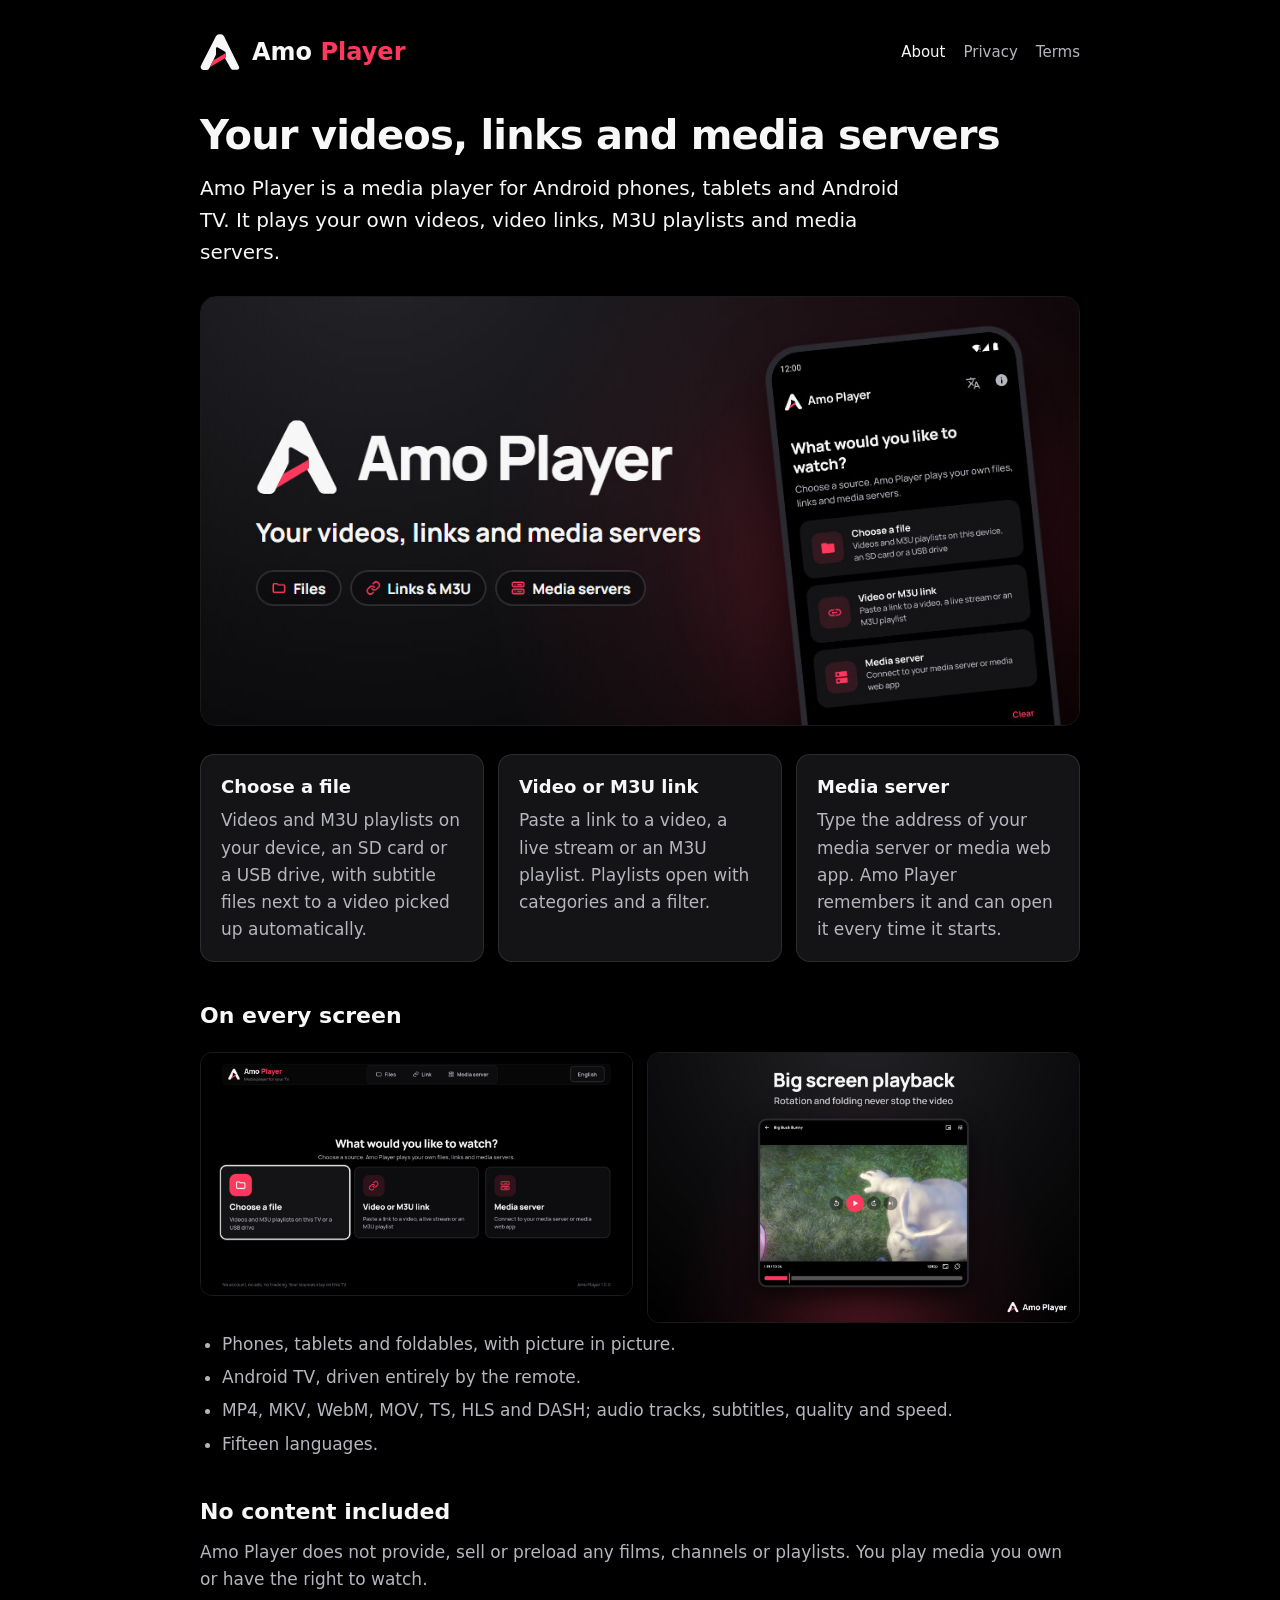
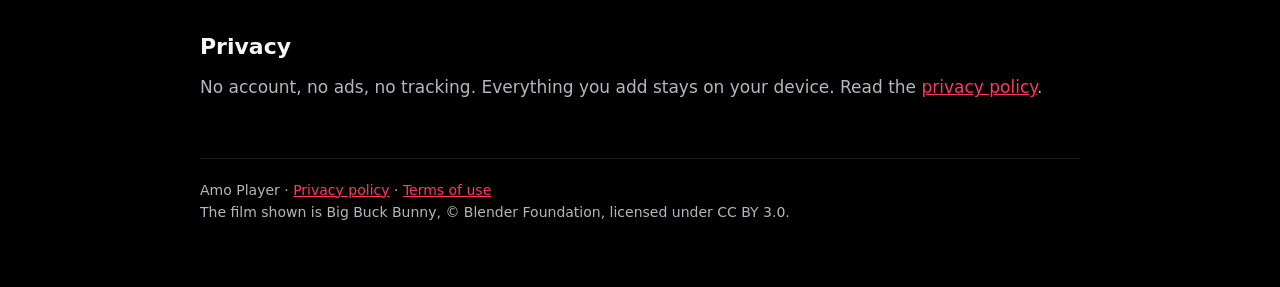
<file: index.html>
<!DOCTYPE html>
<html lang="en">
<head>
<meta charset="utf-8">
<meta name="viewport" content="width=device-width, initial-scale=1">
<title>Amo Player: media player for Android and Android TV</title>
<meta name="description" content="Amo Player plays your own videos, links, M3U playlists and media servers on Android phones, tablets and Android TV.">
<link rel="icon" href="icon.png">
<link rel="stylesheet" href="style.css">
</head>
<body>
<header>
  <a class="brand" href="./"><svg viewBox="0 0 1254 1254"><path fill="#F7F7F8" d="M603 67C560 68 526 91 500 136L32 1054C16 1085 19 1116 34 1141C52 1172 84 1187 125 1188H215C250 1188 276 1170 291 1139L493 731C499 719 501 710 501 697V510C501 491 512 479 528 476C540 474 549 478 561 485L789 620C800 627 805 638 805 652V784C805 798 799 808 783 820L966 1147C982 1174 1009 1187 1042 1187H1155C1191 1187 1217 1169 1226 1139C1232 1120 1229 1100 1219 1081L752 137C729 91 696 70 660 68C640 67 622 67 603 67Z"/><path fill="#FF385D" d="M805 657V787C805 798 801 806 792 812L307 1103L416 886L788 675C798 669 805 663 805 657Z"/></svg><span>Amo <span>Player</span></span></a>
  <nav><a href="./" aria-current="page">About</a><a href="privacy.html">Privacy</a><a href="terms.html">Terms</a></nav>
</header>

<h1>Your videos, links and media servers</h1>
<p class="lead">Amo Player is a media player for Android phones, tablets and Android TV. It plays your own videos, video links, M3U playlists and media servers.</p>
<img class="hero" src="feature.jpg" alt="Amo Player start screen on a phone" width="1024" height="500" style="aspect-ratio: 1024 / 500">

<div class="cards">
  <div class="card"><h3>Choose a file</h3><p>Videos and M3U playlists on your device, an SD card or a USB drive, with subtitle files next to a video picked up automatically.</p></div>
  <div class="card"><h3>Video or M3U link</h3><p>Paste a link to a video, a live stream or an M3U playlist. Playlists open with categories and a filter.</p></div>
  <div class="card"><h3>Media server</h3><p>Type the address of your media server or media web app. Amo Player remembers it and can open it every time it starts.</p></div>
</div>

<h2>On every screen</h2>
<div class="shots">
  <img src="tv.jpg" alt="Amo Player on Android TV" width="1280" height="720">
  <img src="tablet.jpg" alt="Amo Player playing a film on a tablet" width="1280" height="800">
</div>
<ul>
  <li>Phones, tablets and foldables, with picture in picture.</li>
  <li>Android TV, driven entirely by the remote.</li>
  <li>MP4, MKV, WebM, MOV, TS, HLS and DASH; audio tracks, subtitles, quality and speed.</li>
  <li>Fifteen languages.</li>
</ul>

<h2>No content included</h2>
<p>Amo Player does not provide, sell or preload any films, channels or playlists. You play media you own or have the right to watch.</p>

<h2>Privacy</h2>
<p>No account, no ads, no tracking. Everything you add stays on your device. Read the <a href="privacy.html">privacy policy</a>.</p>

<footer>Amo Player · <a href="privacy.html">Privacy policy</a> · <a href="terms.html">Terms of use</a><br>The film shown is Big Buck Bunny, © Blender Foundation, licensed under CC BY 3.0.</footer>
</body>
</html>
</file>
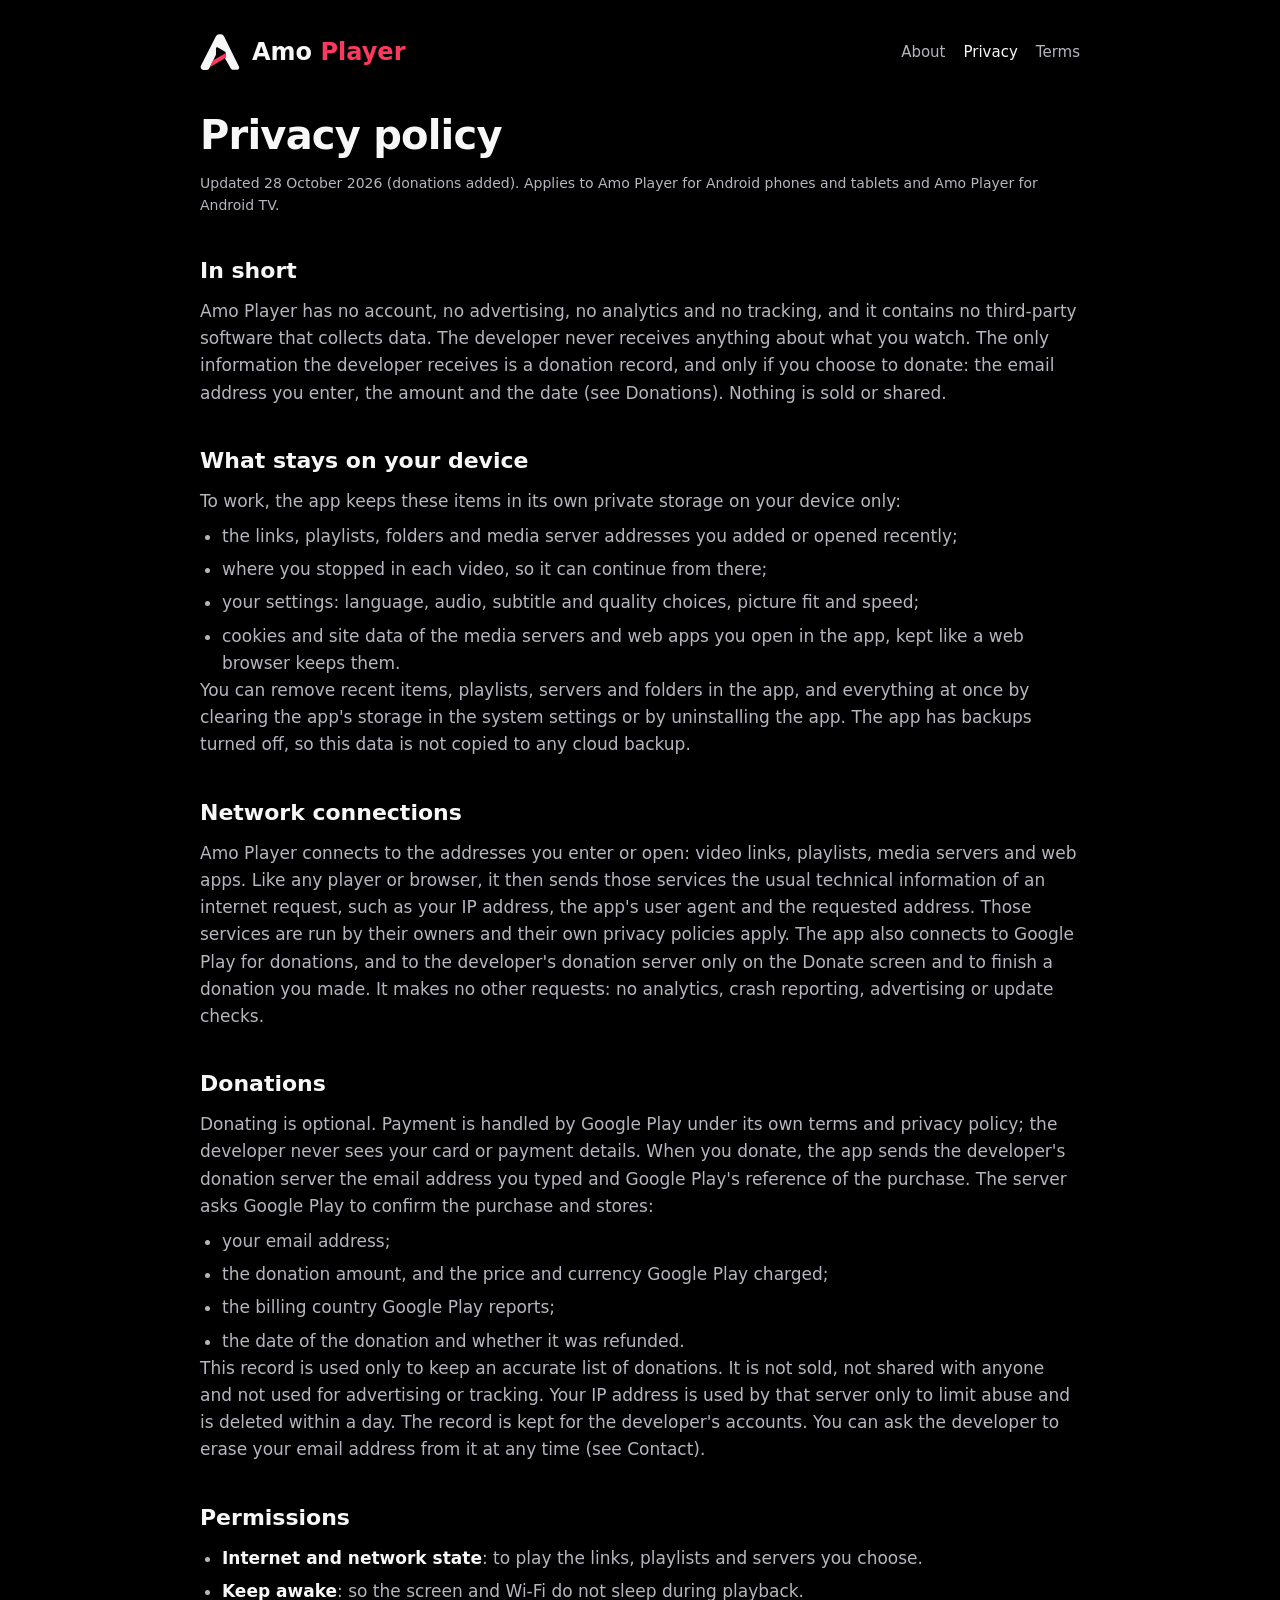
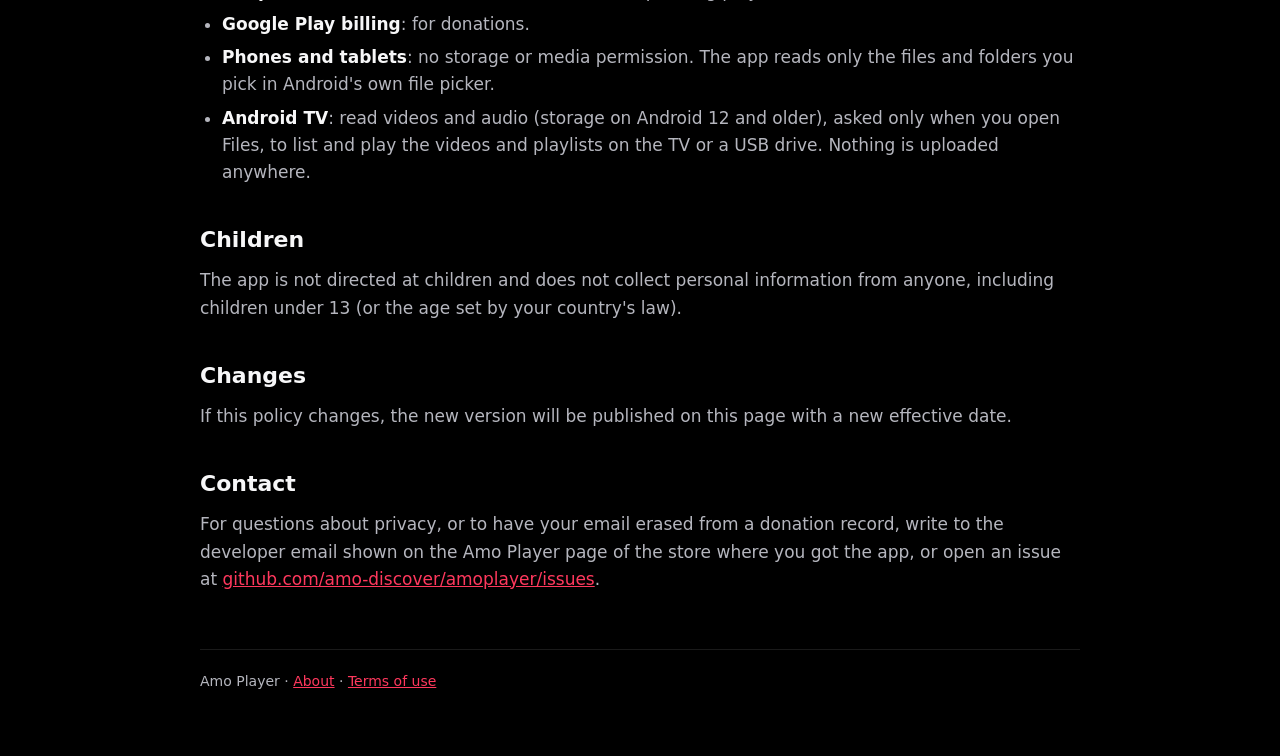
<file: privacy.html>
<!DOCTYPE html>
<html lang="en">
<head>
<meta charset="utf-8">
<meta name="viewport" content="width=device-width, initial-scale=1">
<title>Amo Player privacy policy</title>
<link rel="icon" href="icon.png">
<link rel="stylesheet" href="style.css">
</head>
<body>
<header>
  <a class="brand" href="./"><svg viewBox="0 0 1254 1254"><path fill="#F7F7F8" d="M603 67C560 68 526 91 500 136L32 1054C16 1085 19 1116 34 1141C52 1172 84 1187 125 1188H215C250 1188 276 1170 291 1139L493 731C499 719 501 710 501 697V510C501 491 512 479 528 476C540 474 549 478 561 485L789 620C800 627 805 638 805 652V784C805 798 799 808 783 820L966 1147C982 1174 1009 1187 1042 1187H1155C1191 1187 1217 1169 1226 1139C1232 1120 1229 1100 1219 1081L752 137C729 91 696 70 660 68C640 67 622 67 603 67Z"/><path fill="#FF385D" d="M805 657V787C805 798 801 806 792 812L307 1103L416 886L788 675C798 669 805 663 805 657Z"/></svg><span>Amo <span>Player</span></span></a>
  <nav><a href="./">About</a><a href="privacy.html" aria-current="page">Privacy</a><a href="terms.html">Terms</a></nav>
</header>

<h1>Privacy policy</h1>
<p class="meta">Updated 28 October 2026 (donations added). Applies to Amo Player for Android phones and tablets and Amo Player for Android TV.</p>

<h2>In short</h2>
<p>Amo Player has no account, no advertising, no analytics and no tracking, and it contains no third-party software that collects data. The developer never receives anything about what you watch. The only information the developer receives is a donation record, and only if you choose to donate: the email address you enter, the amount and the date (see Donations). Nothing is sold or shared.</p>

<h2>What stays on your device</h2>
<p>To work, the app keeps these items in its own private storage on your device only:</p>
<ul>
  <li>the links, playlists, folders and media server addresses you added or opened recently;</li>
  <li>where you stopped in each video, so it can continue from there;</li>
  <li>your settings: language, audio, subtitle and quality choices, picture fit and speed;</li>
  <li>cookies and site data of the media servers and web apps you open in the app, kept like a web browser keeps them.</li>
</ul>
<p>You can remove recent items, playlists, servers and folders in the app, and everything at once by clearing the app's storage in the system settings or by uninstalling the app. The app has backups turned off, so this data is not copied to any cloud backup.</p>

<h2>Network connections</h2>
<p>Amo Player connects to the addresses you enter or open: video links, playlists, media servers and web apps. Like any player or browser, it then sends those services the usual technical information of an internet request, such as your IP address, the app's user agent and the requested address. Those services are run by their owners and their own privacy policies apply. The app also connects to Google Play for donations, and to the developer's donation server only on the Donate screen and to finish a donation you made. It makes no other requests: no analytics, crash reporting, advertising or update checks.</p>

<h2>Donations</h2>
<p>Donating is optional. Payment is handled by Google Play under its own terms and privacy policy; the developer never sees your card or payment details. When you donate, the app sends the developer's donation server the email address you typed and Google Play's reference of the purchase. The server asks Google Play to confirm the purchase and stores:</p>
<ul>
  <li>your email address;</li>
  <li>the donation amount, and the price and currency Google Play charged;</li>
  <li>the billing country Google Play reports;</li>
  <li>the date of the donation and whether it was refunded.</li>
</ul>
<p>This record is used only to keep an accurate list of donations. It is not sold, not shared with anyone and not used for advertising or tracking. Your IP address is used by that server only to limit abuse and is deleted within a day. The record is kept for the developer's accounts. You can ask the developer to erase your email address from it at any time (see Contact).</p>

<h2>Permissions</h2>
<ul>
  <li><strong>Internet and network state</strong>: to play the links, playlists and servers you choose.</li>
  <li><strong>Keep awake</strong>: so the screen and Wi-Fi do not sleep during playback.</li>
  <li><strong>Google Play billing</strong>: for donations.</li>
  <li><strong>Phones and tablets</strong>: no storage or media permission. The app reads only the files and folders you pick in Android's own file picker.</li>
  <li><strong>Android TV</strong>: read videos and audio (storage on Android 12 and older), asked only when you open Files, to list and play the videos and playlists on the TV or a USB drive. Nothing is uploaded anywhere.</li>
</ul>

<h2>Children</h2>
<p>The app is not directed at children and does not collect personal information from anyone, including children under 13 (or the age set by your country's law).</p>

<h2>Changes</h2>
<p>If this policy changes, the new version will be published on this page with a new effective date.</p>

<h2>Contact</h2>
<p>For questions about privacy, or to have your email erased from a donation record, write to the developer email shown on the Amo Player page of the store where you got the app, or open an issue at <a href="https://github.com/amo-discover/amoplayer/issues">github.com/amo-discover/amoplayer/issues</a>.</p>

<footer>Amo Player · <a href="./">About</a> · <a href="terms.html">Terms of use</a></footer>
</body>
</html>
</file>
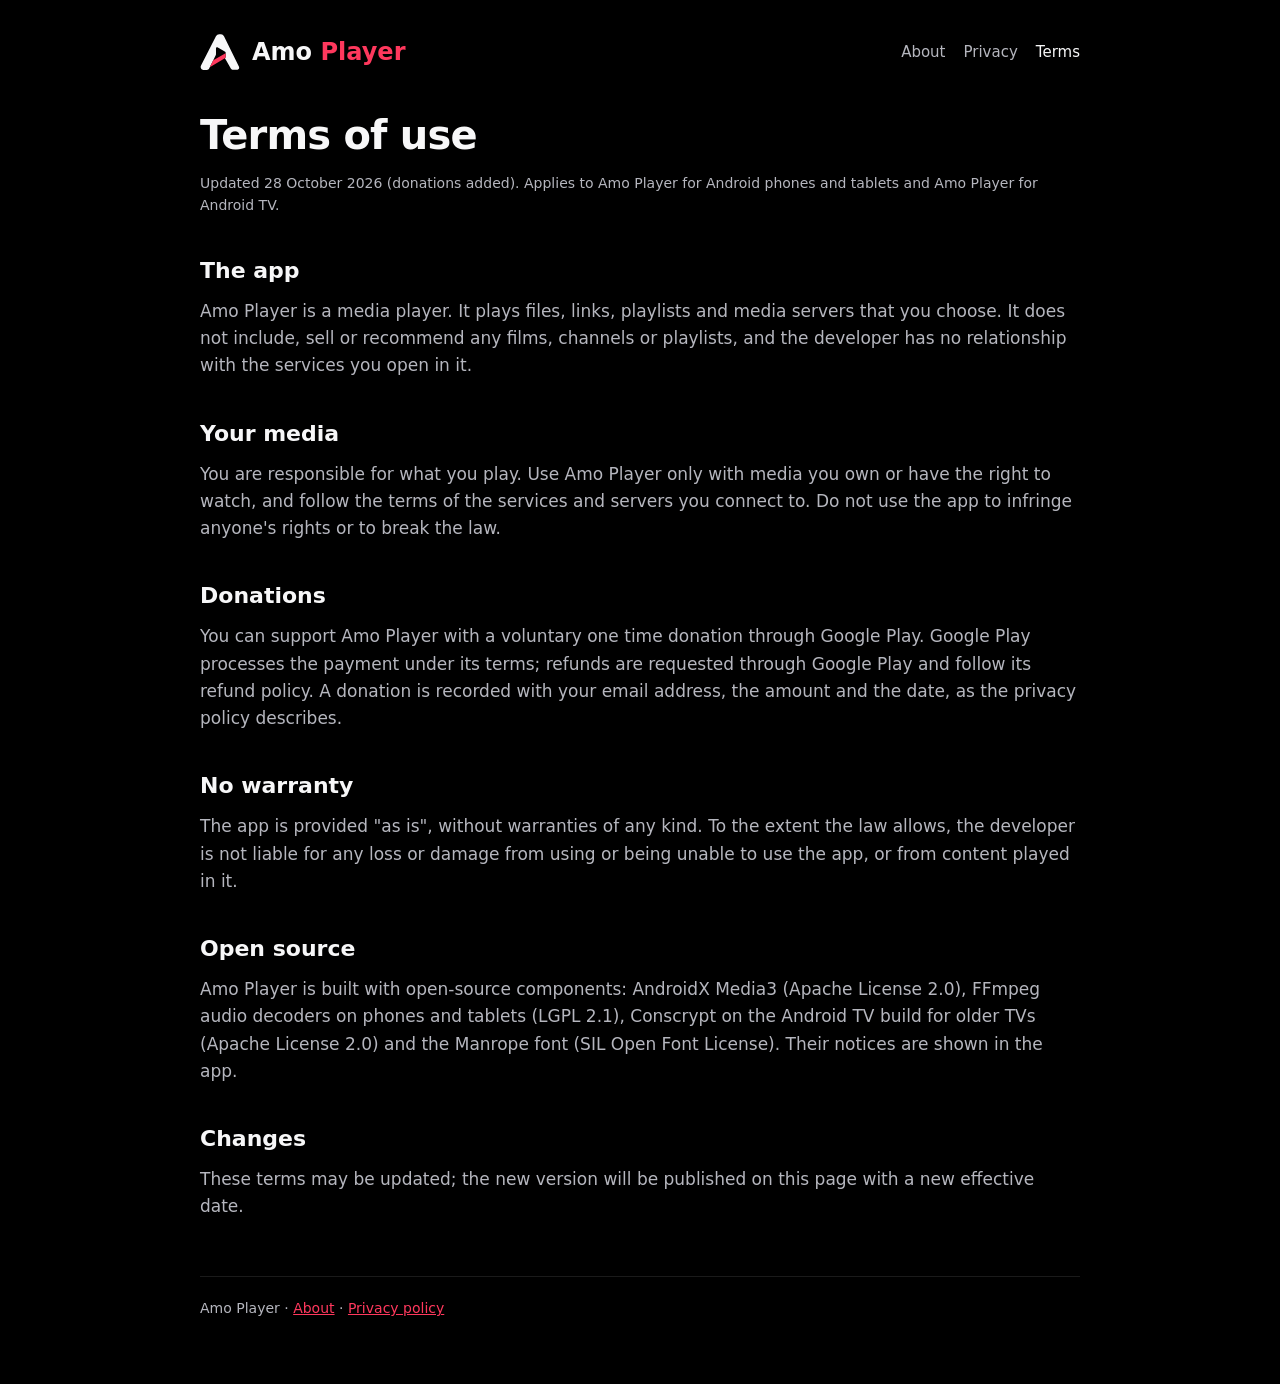
<file: terms.html>
<!DOCTYPE html>
<html lang="en">
<head>
<meta charset="utf-8">
<meta name="viewport" content="width=device-width, initial-scale=1">
<title>Amo Player terms of use</title>
<link rel="icon" href="icon.png">
<link rel="stylesheet" href="style.css">
</head>
<body>
<header>
  <a class="brand" href="./"><svg viewBox="0 0 1254 1254"><path fill="#F7F7F8" d="M603 67C560 68 526 91 500 136L32 1054C16 1085 19 1116 34 1141C52 1172 84 1187 125 1188H215C250 1188 276 1170 291 1139L493 731C499 719 501 710 501 697V510C501 491 512 479 528 476C540 474 549 478 561 485L789 620C800 627 805 638 805 652V784C805 798 799 808 783 820L966 1147C982 1174 1009 1187 1042 1187H1155C1191 1187 1217 1169 1226 1139C1232 1120 1229 1100 1219 1081L752 137C729 91 696 70 660 68C640 67 622 67 603 67Z"/><path fill="#FF385D" d="M805 657V787C805 798 801 806 792 812L307 1103L416 886L788 675C798 669 805 663 805 657Z"/></svg><span>Amo <span>Player</span></span></a>
  <nav><a href="./">About</a><a href="privacy.html">Privacy</a><a href="terms.html" aria-current="page">Terms</a></nav>
</header>

<h1>Terms of use</h1>
<p class="meta">Updated 28 October 2026 (donations added). Applies to Amo Player for Android phones and tablets and Amo Player for Android TV.</p>

<h2>The app</h2>
<p>Amo Player is a media player. It plays files, links, playlists and media servers that you choose. It does not include, sell or recommend any films, channels or playlists, and the developer has no relationship with the services you open in it.</p>

<h2>Your media</h2>
<p>You are responsible for what you play. Use Amo Player only with media you own or have the right to watch, and follow the terms of the services and servers you connect to. Do not use the app to infringe anyone's rights or to break the law.</p>

<h2>Donations</h2>
<p>You can support Amo Player with a voluntary one time donation through Google Play. Google Play processes the payment under its terms; refunds are requested through Google Play and follow its refund policy. A donation is recorded with your email address, the amount and the date, as the privacy policy describes.</p>

<h2>No warranty</h2>
<p>The app is provided "as is", without warranties of any kind. To the extent the law allows, the developer is not liable for any loss or damage from using or being unable to use the app, or from content played in it.</p>

<h2>Open source</h2>
<p>Amo Player is built with open-source components: AndroidX Media3 (Apache License 2.0), FFmpeg audio decoders on phones and tablets (LGPL 2.1), Conscrypt on the Android TV build for older TVs (Apache License 2.0) and the Manrope font (SIL Open Font License). Their notices are shown in the app.</p>

<h2>Changes</h2>
<p>These terms may be updated; the new version will be published on this page with a new effective date.</p>

<footer>Amo Player · <a href="./">About</a> · <a href="privacy.html">Privacy policy</a></footer>
</body>
</html>
</file>
<file: style.css>
:root {
  --bg: #000; --s1: #0B0B0D; --s2: #141416; --accent: #FF385D;
  --text: #F7F7F8; --text-2: #B5B6BE; --border: rgba(255, 255, 255, 0.1);
}
* { box-sizing: border-box; margin: 0; padding: 0; }
html { background: var(--bg); }
body {
  max-width: 920px; margin: 0 auto; padding: 32px 20px 64px;
  color: var(--text); background: var(--bg);
  font: 17px/1.6 system-ui, -apple-system, "Segoe UI", Roboto, sans-serif;
}
a { color: var(--accent); }
header { display: flex; align-items: center; justify-content: space-between; gap: 16px; flex-wrap: wrap; margin-bottom: 40px; }
.brand { display: flex; align-items: center; gap: 12px; color: var(--text); text-decoration: none; font-size: 24px; font-weight: 800; }
.brand svg { width: 40px; height: 40px; }
.brand span span { color: var(--accent); }
nav { display: flex; gap: 18px; font-size: 15px; }
nav a { color: var(--text-2); text-decoration: none; }
nav a:hover, nav a[aria-current] { color: var(--text); }
h1 { font-size: 40px; line-height: 1.15; letter-spacing: -0.02em; margin-bottom: 14px; }
h2 { font-size: 22px; margin: 36px 0 10px; }
p, li { color: var(--text-2); }
p + p { margin-top: 12px; }
ul { padding-left: 22px; margin-top: 8px; }
li + li { margin-top: 6px; }
strong { color: var(--text); }
.lead { font-size: 20px; color: var(--text); max-width: 720px; }
.hero { width: 100%; height: auto; aspect-ratio: 16 / 9; object-fit: cover; border-radius: 16px; border: 1px solid var(--border); margin: 28px 0 8px; display: block; }
.cards { display: grid; grid-template-columns: repeat(auto-fit, minmax(240px, 1fr)); gap: 14px; margin-top: 28px; }
.card { background: var(--s2); border: 1px solid var(--border); border-radius: 14px; padding: 18px 20px; }
.card h3 { font-size: 18px; margin-bottom: 6px; }
.meta { font-size: 14px; color: var(--text-2); margin-top: 6px; }
footer { margin-top: 56px; padding-top: 20px; border-top: 1px solid var(--border); font-size: 14px; color: var(--text-2); }
.shots { display: grid; grid-template-columns: repeat(auto-fit, minmax(280px, 1fr)); gap: 14px; margin-top: 18px; }
.shots img { width: 100%; height: auto; border-radius: 12px; border: 1px solid var(--border); display: block; }
</file>
